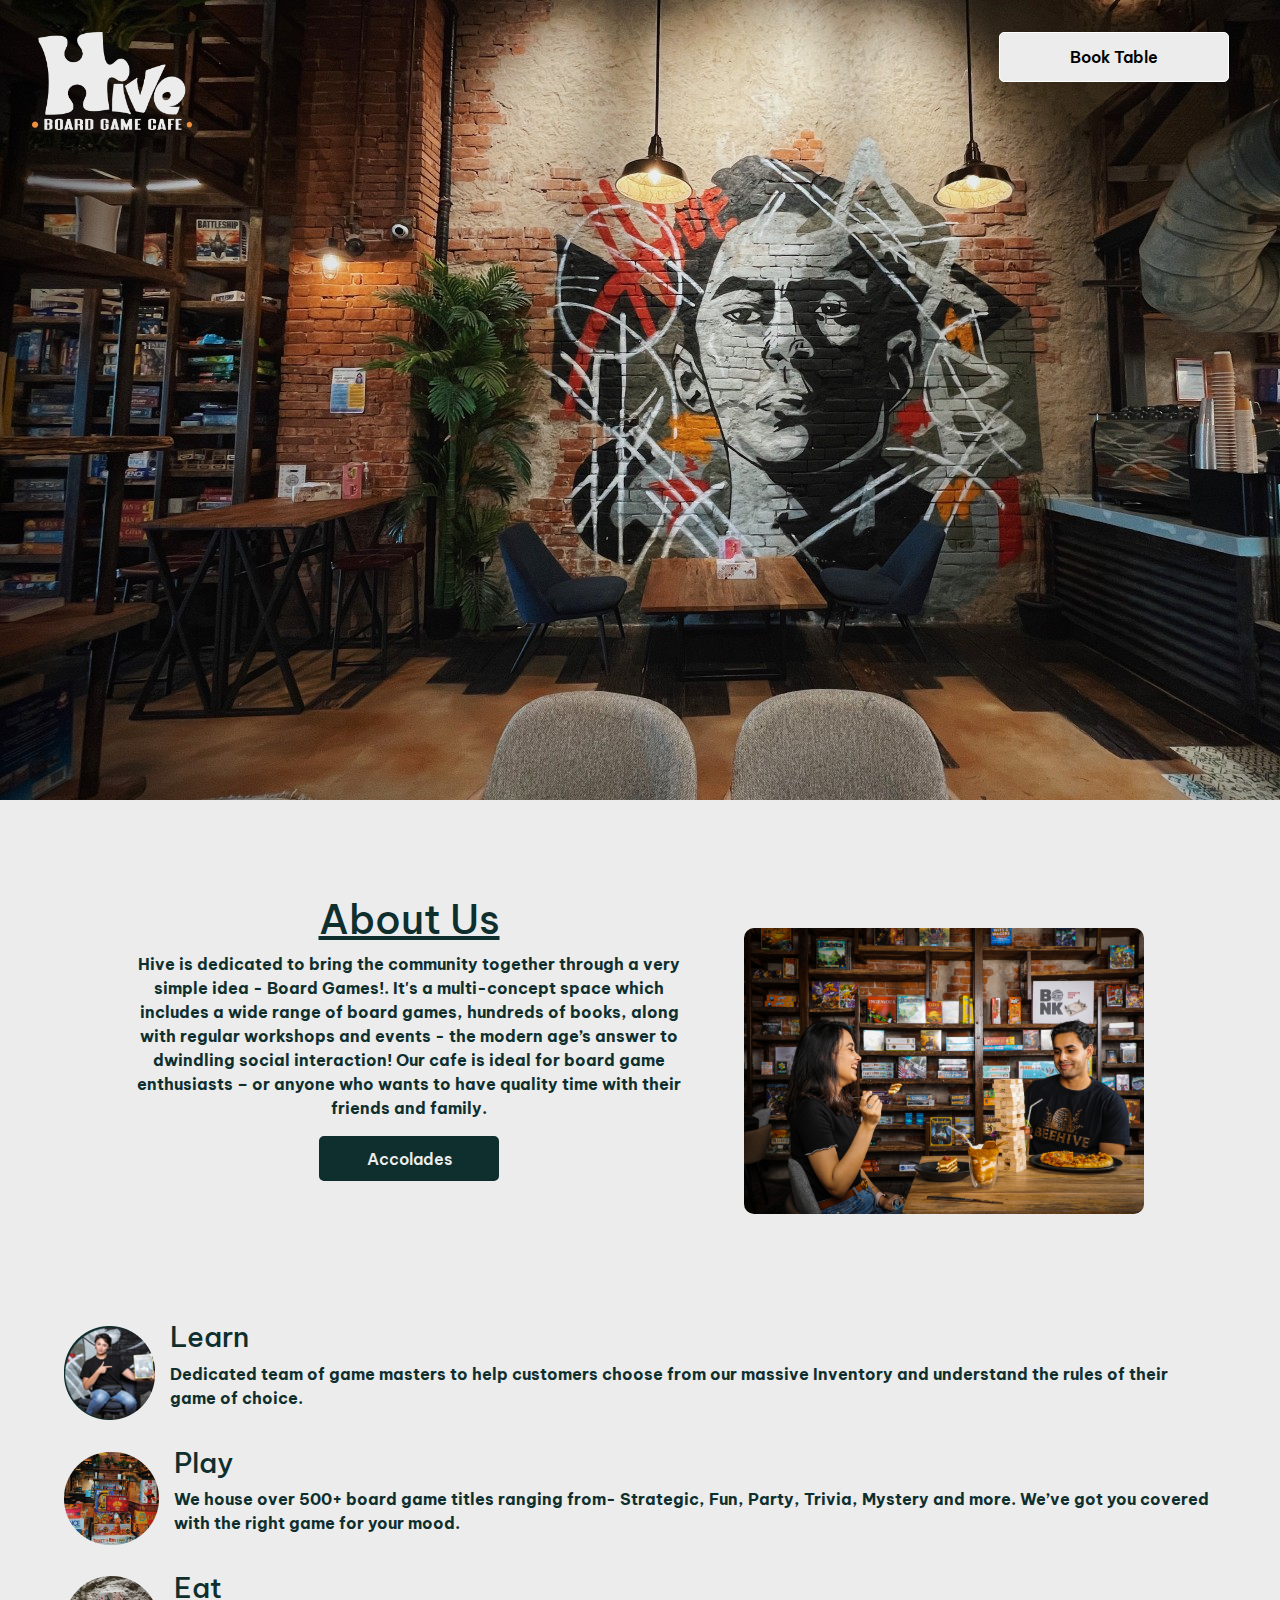
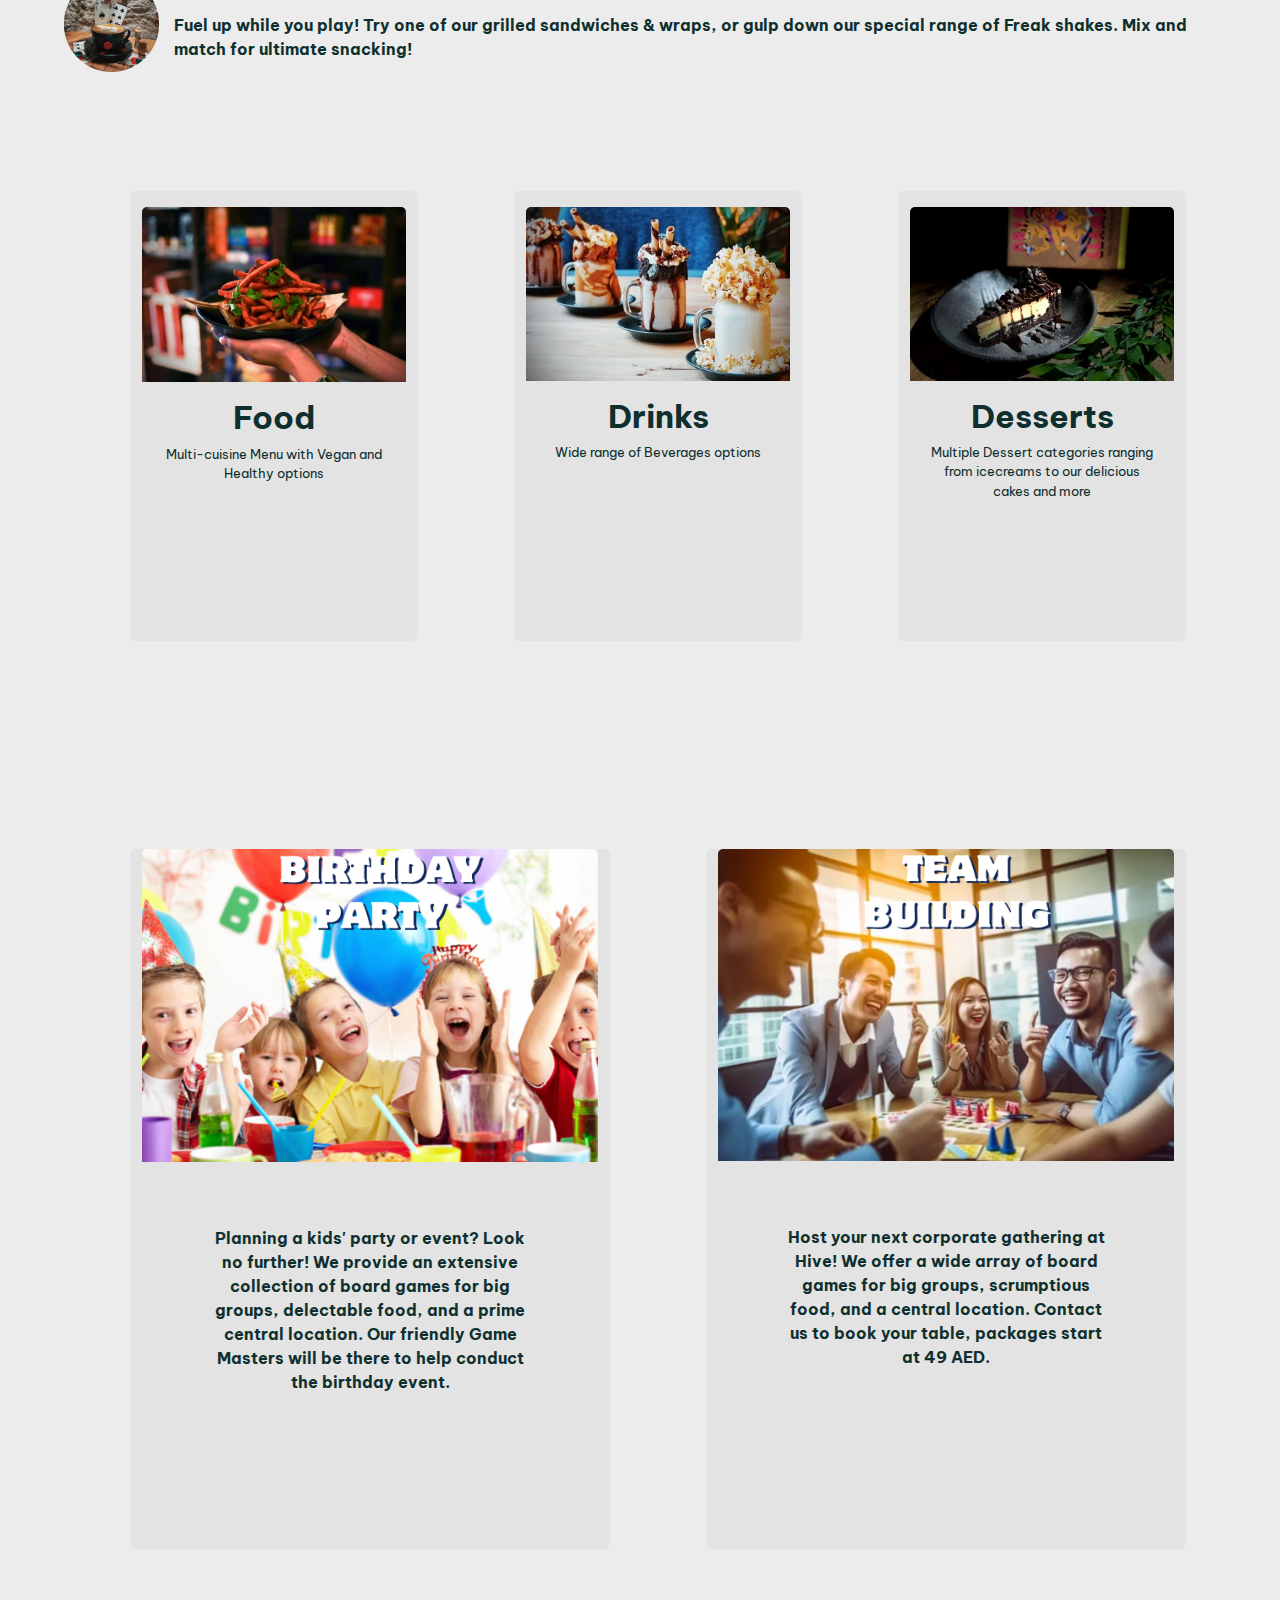
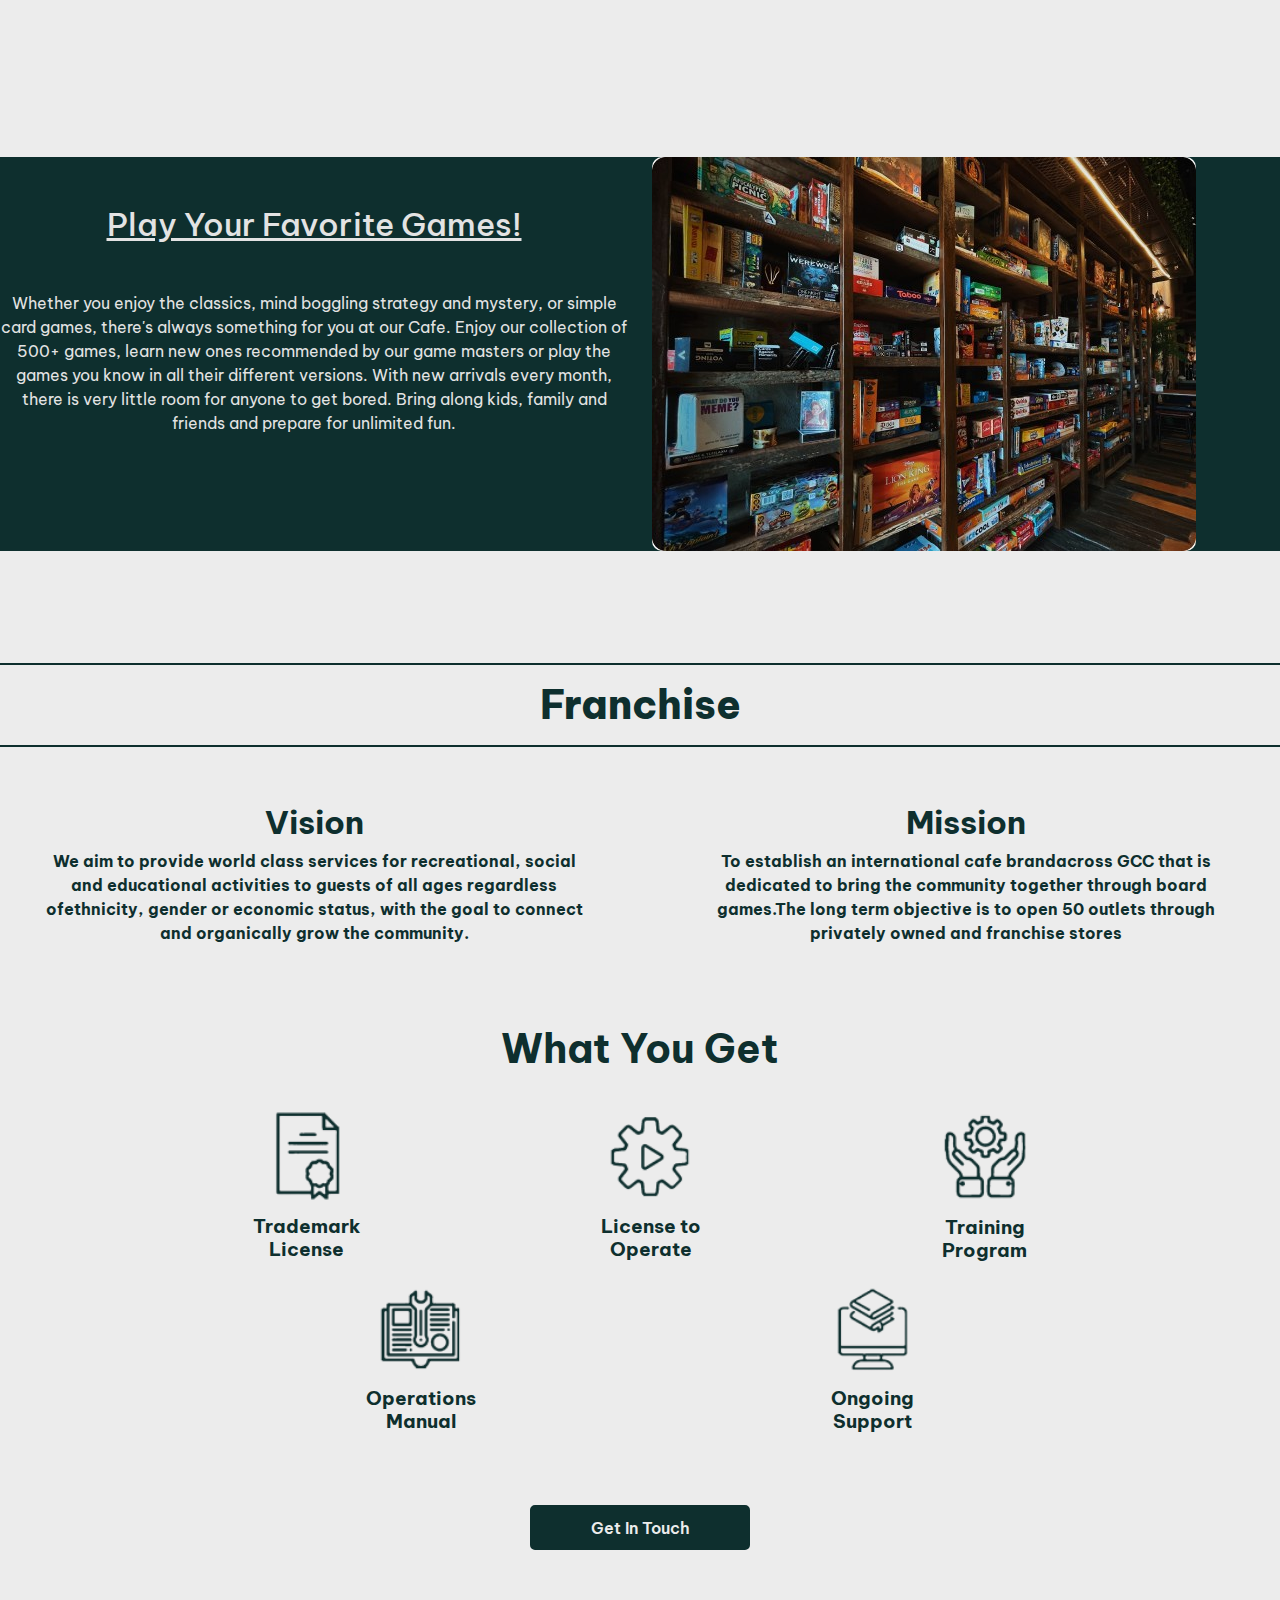
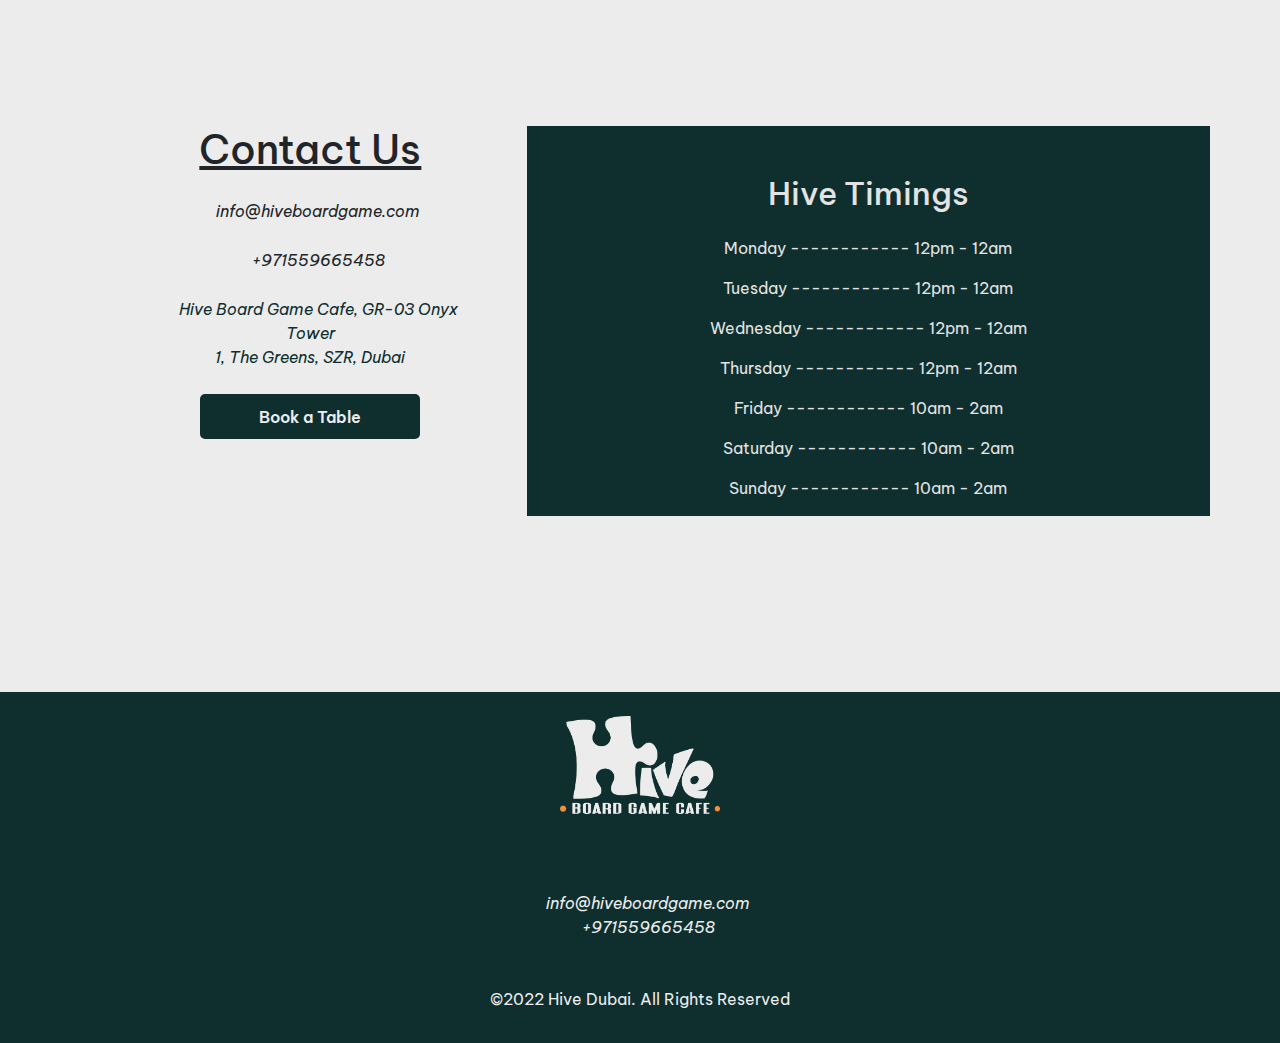
<file: index.html>
<!DOCTYPE html>
<html lang="en">
<head>
    <meta charset="UTF-8">
    <meta name="viewport" content="width=device-width, initial-scale=1.0">
    <title>Hive</title>
    <link rel="icon" href="./images/hive-logo-icon.png" type="image/icon type">
    <link rel="stylesheet" href="./style.css">
    <link href="https://cdn.jsdelivr.net/npm/bootstrap@5.3.3/dist/css/bootstrap.min.css" rel="stylesheet" integrity="sha384-QWTKZyjpPEjISv5WaRU9OFeRpok6YctnYmDr5pNlyT2bRjXh0JMhjY6hW+ALEwIH" crossorigin="anonymous">
    <link rel="stylesheet" href="https://cdnjs.cloudflare.com/ajax/libs/font-awesome/6.5.1/css/all.min.css" integrity="sha512-DTOQO9RWCH3ppGqcWaEA1BIZOC6xxalwEsw9c2QQeAIftl+Vegovlnee1c9QX4TctnWMn13TZye+giMm8e2LwA==" crossorigin="anonymous" referrerpolicy="no-referrer" />
    <link rel="preconnect" href="https://fonts.googleapis.com">
<link rel="preconnect" href="https://fonts.gstatic.com" crossorigin>
<link href="https://fonts.googleapis.com/css2?family=Be+Vietnam+Pro:ital,wght@0,100;0,200;0,300;0,400;0,500;0,600;0,700;0,800;0,900;1,100;1,200;1,300;1,400;1,500;1,600;1,700;1,800;1,900&display=swap" rel="stylesheet">
</head>
<body>
    <div id="root" style="background-color:  #ececec;">
        <!-- home -->
        <div id="home">
            <div class="nav d-flex justify-content-between">
                <div class="logo mb-5"><img style="width: 160px;" src="./images/hive-logo.png" alt=""></div>
                <div class="nav-button mb-5">
                    <a href="https://www.zomato.com/dubai/hive-board-game-cafe-the-greens/book" target="_blank"><button>Book Table</button></a>
                    <div class="icons">
                        <a href="https://www.instagram.com/hiveboardgamecafe/" target="_blank"><i class="fa-brands fa-instagram"></i></a>
                        <a href="https://www.tiktok.com/@hiveboardgamecafe?lang=en" target="_blank"><i class="fa-brands fa-tiktok"></i></a>
                        <a href="https://www.facebook.com/hiveboardgamecafe/"><i class="fa-brands fa-facebook"></i></a>
                    </div>
                </div>
            </div>
    
        </div>
        <!-- about -->
        <div id="about">
            <div class="about-page mt-5">
                <div class="container d-lg-flex justify-content-evenly">
                    <div class="row1 col-lg-6 justify-content-center mt-5 me-5 ms-5">
                        <h1 class="about-head" style="text-align: center;"><u>About Us</u></h1>
                        <p style="text-align: center;">Hive is dedicated to bring the community together through a very simple idea - Board Games!. I​t's a multi-concept space which includes a wide range of board games, hundreds of books, along with regular workshops and events - t​he modern age’s answer to dwindling social interaction! Our cafe is ideal for board game enthusiasts – or anyone who wants to have quality time with their friends and family.</p>
                        <div class="Accolades" style="text-align: center;">
                            <a href="./accolades.html"><button>Accolades</button></a>
                        </div>
                    </div>
                    <div class=" row2 col-lg-6 justify-content-center mt-5 ms-2" style=" padding-right: 2rem; padding-top: 2rem;">
                        <img  style="border-radius: 10px; width: 400px;" src="./images/about-pic.png" alt="">
                    </div>
        
                </div>
    
                <div style="padding-left: 4rem; padding-right: 4rem; padding-top: 6rem;" class="row justify-content-center">
                    <div class="about-bottom">
                        <div class="about-lpe">
                            <div class="about-lpe-pic">
                                <img src="./images/learn-pic-1.png" alt="">
                            </div>
                            <div class="about-lpe-info">
                                <h3>Learn</h3>
                                <p>Dedicated team of game masters to help customers choose from our massive Inventory and understand the rules of their game of choice.</p>
                            </div>
        
                        </div>
                        <div class="about-lpe">
                            <div class="about-lpe-pic">
                                <img src="./images/play-pic.png" alt="">
                            </div>
                            <div class="about-lpe-info">
                                <h3>Play</h3>
                                <p>We house over 500+ board game titles ranging from- Strategic, Fun, Party, Trivia, Mystery and more. We’ve got you covered with the right game for your mood.</p>
                            </div>
        
                        </div>
                        <div class="about-lpe">
                            <div class="about-lpe-pic">
                                <img src="./images/eat-pic.png" alt="">
                            </div>
                            <div class="about-lpe-info">
                                <h3>Eat</h3>
                                <p>Fuel up while you play! Try one of our grilled sandwiches & wraps, or gulp down our special range of Freak shakes. Mix and match for ultimate snacking!</p>
                            </div>
        
                        </div>
        
                    </div>
        
                </div>
            </div>
        </div>
        <!-- cards-food -->
        <div class="food-cards">
            <div class="container d-lg-flex justify-content-evenly">
                <a href="./food.html">
                    <div class="row justify-content-center ms-5 me-5">
                        <div class="card pt-3 mb-5 border-0" style="width: 18rem; height: 450px; background-color: #e3e3e3;">
                            <img src="./images/food-pic.jpg" class="card-img-top" alt="...">
                            <div class="card-body text-center">
                              <h5 style="color: #0e2f2e; font-weight: 700;font-size: 2rem;" class="card-title">Food</h5>
                              <p class="card-text" style="font-size: .8rem; color:#0e2f2e ;">Multi-cuisine Menu with Vegan and Healthy options</p>
                            </div>
                          </div>
                      </div>
                </a>
    
                  <a href="./drinks.html">
                      <div class="row justify-content-center ms-5 me-5">
                        <div class="card pt-3 mb-5 border-0" style="width: 18rem; height: 450px; background-color: #e3e3e3;">
                            <img src="./images/drink-pic.jpg" class="card-img-top" alt="...">
                            <div class="card-body text-center">
                              <h5 style="color: #0e2f2e; font-weight: 700;font-size: 2rem;" class="card-title">Drinks</h5>
                              <p class="card-text" style="font-size: .8rem; color:#0e2f2e ;">Wide range of Beverages options</p>
                            </div>
                          </div>
                      </div>
                  </a>
    
                  <a href="./dessert.html">
                      <div class="row justify-content-center ms-5 me-5">
                        <div class="card pt-3 mb-5 border-0" style="width: 18rem; height: 450px; background-color: #e3e3e3;">
                            <img src="./images/desserts-pic.jpg" class="card-img-top" alt="...">
                            <div class="card-body text-center">
                              <h5 style="color: #0e2f2e; font-weight: 700;font-size: 2rem;" class="card-title">Desserts</h5>
                              <p class="card-text" style="font-size: .8rem; color:#0e2f2e ;">Multiple Dessert categories ranging from icecreams to our delicious cakes and more</p>
                            </div>
                          </div>
                      </div>
                  </a>
            </div>
            
        </div>
        <!-- cards-event -->
        <div class="events">
            <div class="container d-lg-flex justify-content-evenly">
                <div class="row justify-content-center ms-5 me-5">
                    <div class="card mb-5 border-0" style="width: 30rem; height: 700px; background-color: #e3e3e3;">
                        <img src="./images/event1.png" class="card-img-top" alt="...">
                        <div class="card-body text-center">
                          <p class="card-text p-5" style="font-weight: 700; color: #0e2f2e;">Planning a kids' party or event? Look no further! We provide an extensive collection of board games for big groups, delectable food, and a prime central location. Our friendly Game Masters will be there to help conduct the birthday event.</p>
                        </div>
                      </div>
                  </div>
    
                  <div class="row justify-content-center ms-5 me-5">
                    <div class="card mb-5 border-0" style="width: 30rem; height: 700px; background-color: #e3e3e3;">
                        <img src="./images/event2.png" class="card-img-top" alt="...">
                        <div class="card-body text-center">
                          <p class="card-text p-5" style="font-weight: 700; color: #0e2f2e;">Host your next corporate gathering at Hive! We offer a wide array of board games for big groups, scrumptious food, and a central location. Contact us to book your table, packages start at 49 AED.</p>
                        </div>
                      </div>
                  </div>
            </div>
        </div>
        <!-- games -->
        <div class="games">
    
            <div class="row justify-content-center" style="background-color: #0e2f2e;">
                <div class="col text-center pt-5">
                    <h2 style="color: #e3e3e3;" class="mb-5"><u>Play Your Favorite Games!</u></h2>
                    <p style="color: #e3e3e3;" class="mb-5">Whether you enjoy the classics, mind boggling strategy and mystery, or simple card games, there's always something for you at our Cafe. Enjoy our collection of 500+ games, learn new ones recommended by our game masters or play the games you know in all their different versions. With new arrivals every month, there is very little room for anyone to get bored. Bring along kids, family and friends and prepare for unlimited fun.</p>
                </div>
                <div class="col">
                    <img style="border-radius: 10px;" src="./images/games-pic.jpg" alt="">
                </div>
    
            </div>
    
              
        </div>
        <!-- Franchise -->
        <div class="franchise">
            <h1>Franchise</h1>
            <div class="row">
                <div class="col text-center p-5">
                    <h2 style="color: #0e2f2e; font-weight: 700;">Vision</h2>
                    <p style="color: #0e2f2e;font-weight: 700;">We aim to provide world class services for recreational, social and educational activities to guests of all ages regardless ofethnicity, gender or economic status, with the goal to connect and organically grow the community.</p>
                </div>
                <div class="col text-center p-5">
                    <h2 style="color: #0e2f2e; font-weight: 700;">Mission</h2>
                    <p style="color: #0e2f2e;font-weight: 700;">To establish an international cafe brandacross GCC that is dedicated to bring the community together through board games.The long term objective is to open 50 outlets through privately owned and franchise stores</p>
                </div>
            </div>
            <h1 style="color: #0e2f2e;font-weight: 700; text-align: center; border: none;">What You Get</h1>
    
            <div class="container d-flex justify-content-evenly">
                <div class="row justify-content-center">
                    <img style="width: 140px;" src="./images/trade-mark.png" alt="">
                    <h5 style="text-align: center; color: #0e2f2e; font-weight: 700;font-size: 1.2rem;">Trademark <br> License</h5>
                </div>
                <div class="row justify-content-center">
                    <img style="width: 140px;" src="./images/license.png" alt="">
                    <h5 style="text-align: center; color: #0e2f2e; font-weight: 700;font-size: 1.2rem;">License to <br> Operate</h5>
                </div>
                <div class="row justify-content-center">
                    <img style="width: 140px;" src="./images/training-pgm.png" alt="">
                    <h5 style="text-align: center; color: #0e2f2e; font-weight: 700;font-size: 1.2rem;">Training <br> Program</h5>
                </div>
            </div>
            <div class="container d-flex justify-content-evenly">
                    
                    <div class="row justify-content-center">
                        <img style="width: 140px;" src="./images/operations-manual.png" alt="">
                        <h5 style="text-align: center; color: #0e2f2e; font-weight: 700;font-size: 1.2rem;">Operations <br> Manual</h5>
                    </div>
                    <div class="row justify-content-center">
                        <img style="width: 140px;" src="./images/ongoing-support.png" alt="">
                        <h5 style="text-align: center; color: #0e2f2e; font-weight: 700;font-size: 1.2rem;">Ongoing <br> Support</h5>
                    </div>
            </div>
            
    
            <div class="get-in-touch" style="text-align: center;margin-top: 4rem;">
                <a href="#contact"><button>Get In Touch</button></a>
            </div>
    
        </div>
        <!-- contact us -->
        <div id="contact" style="margin-top: 11rem; margin-bottom: 11rem;">
            <div class="container d-md-flex justify-content-evenly">
                <div class="row justify-content-center text-center me-5 ms-5">
                    <h1 class="mb-4"><u>Contact Us</u></h1>
                    <i class="fa-solid fa-envelope mb-4"><span class="ms-3">info@hiveboardgame.com</span></i>
                    <i class="fa-solid fa-phone mb-4"><span class="ms-3">+971559665458</span></i>
                    <i class="fa-solid fa-location-dot mb-4"><a href="https://www.google.com/maps/place/Hive+Board+Game+Cafe/@25.0970696,55.1682115,18.5z/data=!4m5!3m4!1s0x3e5f6b297cf798b9:0x5bae48ac63fbb98d!8m2!3d25.0973955!4d55.1687924" target="_blank"><span class="ms-3">Hive Board Game Cafe, GR-03 Onyx Tower <br> 1, The Greens, SZR, Dubai</span></a></i>
                    <div class="contact-button mb-4">
                        <a href="https://www.zomato.com/dubai/hive-board-game-cafe-the-greens/book" target="_blank"><button>Book a Table</button></a>
                        <div class="contact-icons mt-3">
                            <a href="https://www.instagram.com/hiveboardgamecafe/" target="_blank"><i class="fa-brands fa-instagram"></i></a>
                            <a href="https://www.tiktok.com/@hiveboardgamecafe?lang=en" target="_blank"><i class="fa-brands fa-tiktok"></i></a>
                            <a href="https://www.facebook.com/hiveboardgamecafe/" target="_blank"><i class="fa-brands fa-facebook"></i></a>
                        </div>
                    </div>
    
                </div>
                <div class="row justify-content-center text-center" style="background-color: #0e2f2e; color: #e3e3e3;">
                    <h2 class="mb-4 mt-5">Hive Timings</h2>
                    <p>Monday
                        ------------
                        12pm - 12am</p>
                        <p>Tuesday
                            ------------
                            12pm - 12am</p>
                            <p>Wednesday
                                ------------
                                12pm - 12am</p>
                                <p>Thursday
                                    ------------
                                    12pm - 12am</p>
                                    <p>Friday
                                        ------------
                                        10am - 2am</p>
                                        <p>Saturday
                                            ------------
                                            10am - 2am</p>
                                            <p>Sunday
                                                ------------
                                                10am - 2am</p>
    
                </div>
            </div>    
        </div>
        <!-- footer -->
        <footer>
            <img class="mt-4" style="width: 160px; ;" src="./images/hive-logo.png" alt="">
            <div class="footer-icons mt-3 mb-4">
                <a href="https://www.instagram.com/hiveboardgamecafe/" target="_blank"><i class="fa-brands fa-instagram"></i></a>
                <a href="https://www.tiktok.com/@hiveboardgamecafe?lang=en" target="_blank"><i class="fa-brands fa-tiktok"></i></a>
                <a href="https://www.facebook.com/hiveboardgamecafe/" target="_blank"><i class="fa-brands fa-facebook"></i></a>
            </div>
            <i class="fa-solid fa-envelope mb-4"><span class="ms-3">info@hiveboardgame.com</span></i> <br>
            <i class="fa-solid fa-phone mb-4"><span class="ms-3">+971559665458</span></i>
    
            <p class="mt-5">&copy;2022 Hive Dubai. All Rights Reserved</p>
    
        </footer>
    </div>
    
</body>
<script src="https://cdn.jsdelivr.net/npm/bootstrap@5.3.3/dist/js/bootstrap.bundle.min.js" integrity="sha384-YvpcrYf0tY3lHB60NNkmXc5s9fDVZLESaAA55NDzOxhy9GkcIdslK1eN7N6jIeHz" crossorigin="anonymous"></script>
</html>
</file>
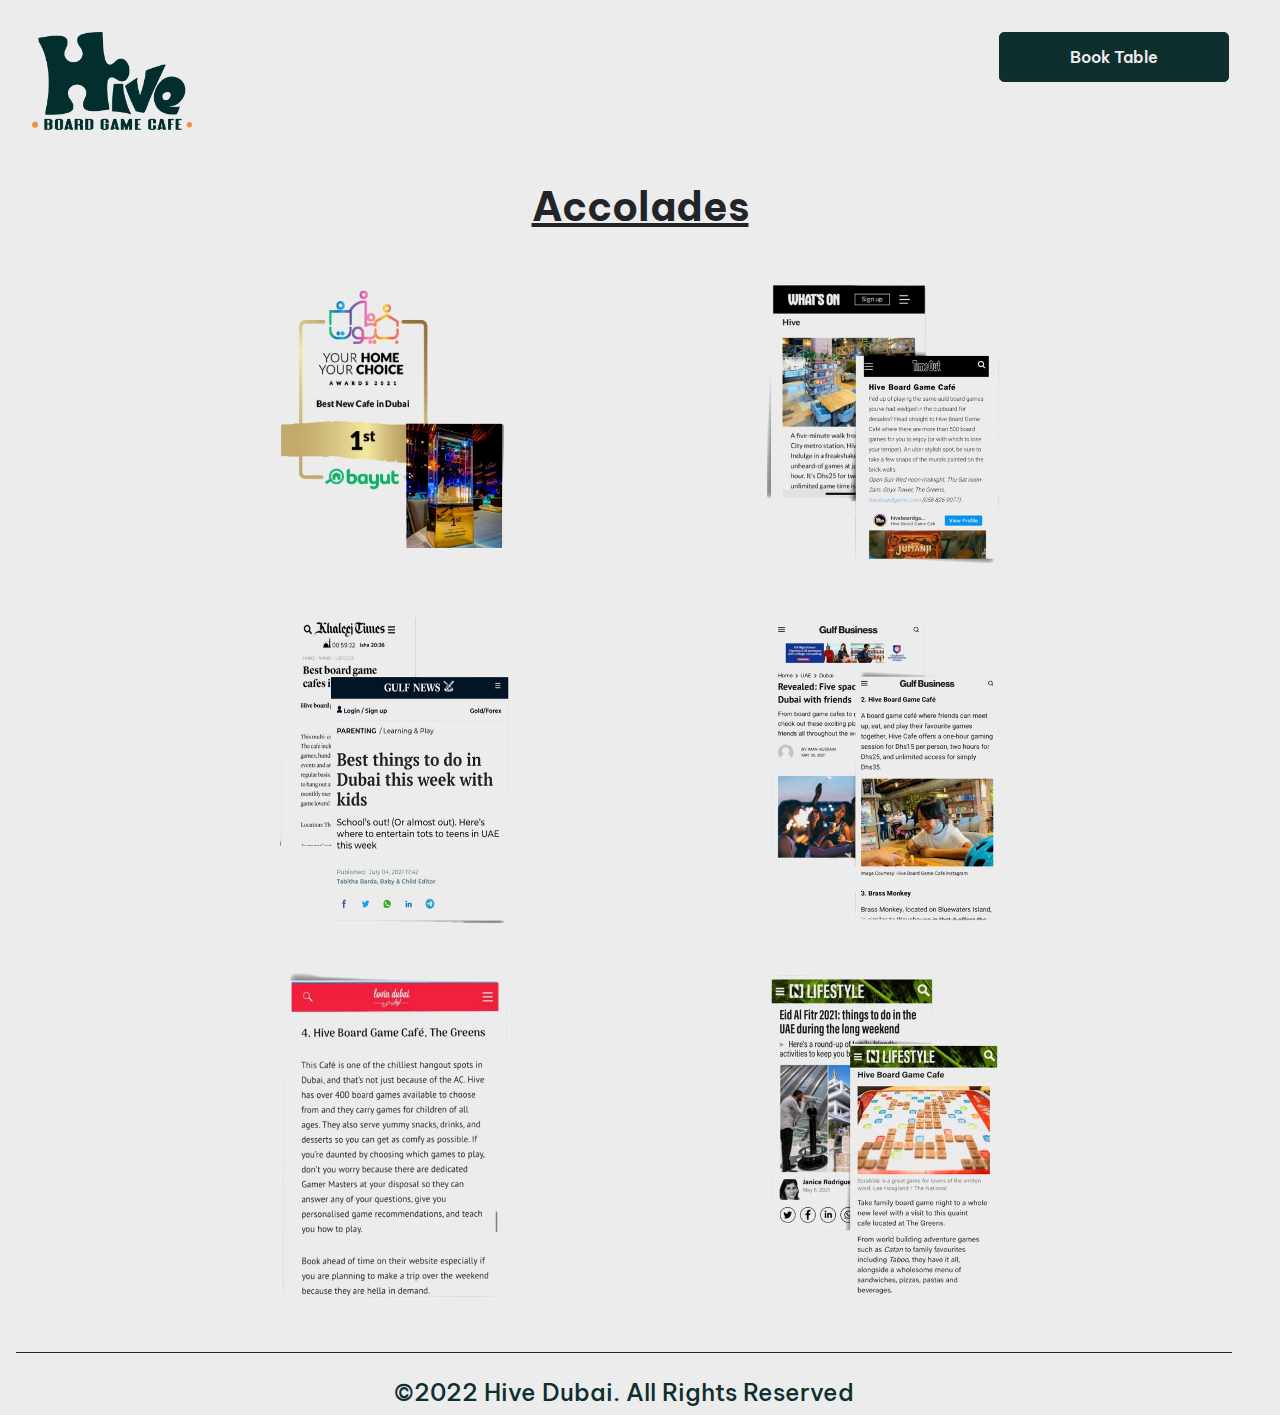
<file: accolades.html>
<!DOCTYPE html>
<html lang="en">
<head>
    <meta charset="UTF-8">
    <meta name="viewport" content="width=device-width, initial-scale=1.0">
    <title>Hive</title>
    <link rel="icon" href="./images/hive-logo-icon.png" type="image/icon type">

    <link rel="stylesheet" href="./style.css">
    <link href="https://cdn.jsdelivr.net/npm/bootstrap@5.3.3/dist/css/bootstrap.min.css" rel="stylesheet" integrity="sha384-QWTKZyjpPEjISv5WaRU9OFeRpok6YctnYmDr5pNlyT2bRjXh0JMhjY6hW+ALEwIH" crossorigin="anonymous">
    <link rel="stylesheet" href="https://cdnjs.cloudflare.com/ajax/libs/font-awesome/6.5.1/css/all.min.css" integrity="sha512-DTOQO9RWCH3ppGqcWaEA1BIZOC6xxalwEsw9c2QQeAIftl+Vegovlnee1c9QX4TctnWMn13TZye+giMm8e2LwA==" crossorigin="anonymous" referrerpolicy="no-referrer" />
    <link rel="preconnect" href="https://fonts.googleapis.com">
<link rel="preconnect" href="https://fonts.gstatic.com" crossorigin>
<link href="https://fonts.googleapis.com/css2?family=Be+Vietnam+Pro:ital,wght@0,100;0,200;0,300;0,400;0,500;0,600;0,700;0,800;0,900;1,100;1,200;1,300;1,400;1,500;1,600;1,700;1,800;1,900&display=swap" rel="stylesheet">
</head>
<body>
    <div id="root" style="background-color:  #ececec;">

        <div class="nav d-flex justify-content-between">
            <div class="logo mb-5"><a href="./index.html"><img style="width: 160px;" src="./images/hivelogo-green.png" alt=""></a></div>
            <div class="accolade-nav-button mb-5">
                <a href="https://www.zomato.com/dubai/hive-board-game-cafe-the-greens/book" target="_blank"><button>Book Table</button></a>
                <div class="accolade-nav-icons">
                    <a href="https://www.instagram.com/hiveboardgamecafe/" target="_blank"><i class="fa-brands fa-instagram"></i></a>
                    <a href="https://www.tiktok.com/@hiveboardgamecafe?lang=en" target="_blank"><i class="fa-brands fa-tiktok"></i></a>
                    <a href="https://www.facebook.com/hiveboardgamecafe/"><i class="fa-brands fa-facebook"></i></a>
                </div>
            </div>
        </div>


        
                <h1 style="font-size: 2.5rem; font-weight: 700;" class="mb-5 text-center"><u>Accolades</u></h1>

                <div class="container d-flex justify-content-evenly mt-5 mb-5 ">
                    <div  class="row justify-content-center zoom-container me-5 ms-5 ">
                        <img class="zoom-img" style="width: 260px;" src="./images/accolades1-removebg-preview.png" alt="">
                    </div>
                    <div  class="row justify-content-center zoom-container me-5  ms-5">
                        <img class="zoom-img" style="width: 260px;" src="./images/accolades2-removebg-preview.png" alt="">
                    </div>
                </div>
                <div class="container d-flex justify-content-evenly mt-5 mb-5">
                    <div  class="row justify-content-center zoom-container  me-5  ms-5">
                        <img class="zoom-img" style="width: 260px;" src="./images/accolades3-removebg-preview.png" alt="">
                    </div>
                    <div  class="row justify-content-center zoom-container me-5  ms-5">
                        <img class="zoom-img" style="width: 260px;" src="./images/accolades4-removebg-preview.png" alt="">
                    </div>
                </div>
                <div class="container d-flex justify-content-evenly mt-5 mb-5">
                    <div  class="row justify-content-center zoom-container me-5  ms-5">
                        <img class="zoom-img" style="width: 260px;" src="./images/accolades5-removebg-preview.png" alt="">
                    </div>
                    <div  class="row justify-content-center zoom-container me-5  ms-5">
                        <img class="zoom-img" style="width: 260px;" src="./images/accolades6-removebg-preview.png" alt="">
                    </div>
                </div>

                <div class="accolade-bottom">
                    <h4 style="color:#0e2f2e;">&copy;2022 Hive Dubai. All Rights Reserved</h4>
                </div>
    
    </div>
    
</body>
<script src="https://cdn.jsdelivr.net/npm/bootstrap@5.3.3/dist/js/bootstrap.bundle.min.js" integrity="sha384-YvpcrYf0tY3lHB60NNkmXc5s9fDVZLESaAA55NDzOxhy9GkcIdslK1eN7N6jIeHz" crossorigin="anonymous"></script>

</html>
</file>
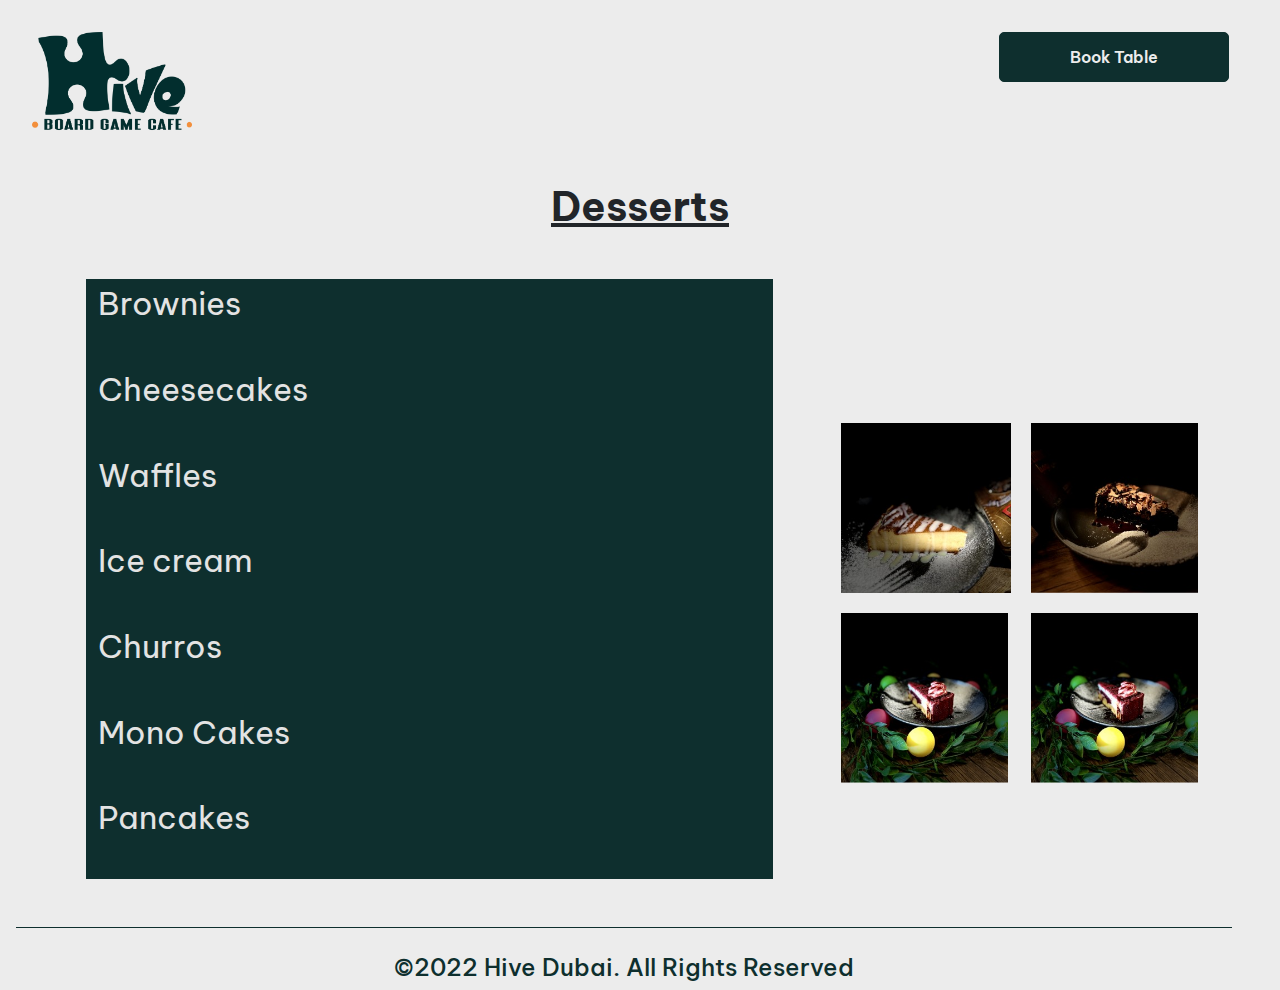
<file: dessert.html>
<!DOCTYPE html>
<html lang="en">

<head>
    <meta charset="UTF-8">
    <meta name="viewport" content="width=device-width, initial-scale=1.0">
    <title>Hive</title>
    <link rel="icon" href="./images/hive-logo-icon.png" type="image/icon type">

    <link rel="stylesheet" href="./style.css">
    <link href="https://cdn.jsdelivr.net/npm/bootstrap@5.3.3/dist/css/bootstrap.min.css" rel="stylesheet"
        integrity="sha384-QWTKZyjpPEjISv5WaRU9OFeRpok6YctnYmDr5pNlyT2bRjXh0JMhjY6hW+ALEwIH" crossorigin="anonymous">
    <link rel="stylesheet" href="https://cdnjs.cloudflare.com/ajax/libs/font-awesome/6.5.1/css/all.min.css"
        integrity="sha512-DTOQO9RWCH3ppGqcWaEA1BIZOC6xxalwEsw9c2QQeAIftl+Vegovlnee1c9QX4TctnWMn13TZye+giMm8e2LwA=="
        crossorigin="anonymous" referrerpolicy="no-referrer" />
    <link rel="preconnect" href="https://fonts.googleapis.com">
    <link rel="preconnect" href="https://fonts.gstatic.com" crossorigin>
    <link
        href="https://fonts.googleapis.com/css2?family=Be+Vietnam+Pro:ital,wght@0,100;0,200;0,300;0,400;0,500;0,600;0,700;0,800;0,900;1,100;1,200;1,300;1,400;1,500;1,600;1,700;1,800;1,900&display=swap"
        rel="stylesheet">
</head>

<body>

    <div id="root" style="background-color:  #ececec;">

        <div class="nav d-flex justify-content-between">
            <div class="logo mb-5"><a href="./index.html"><img style="width: 160px;" src="./images/hivelogo-green.png"
                        alt=""></a></div>
            <div class="accolade-nav-button mb-5">
                <a href="https://www.zomato.com/dubai/hive-board-game-cafe-the-greens/book" target="_blank"><button>Book
                        Table</button></a>
                <div class="accolade-nav-icons">
                    <a href="https://www.instagram.com/hiveboardgamecafe/" target="_blank"><i
                            class="fa-brands fa-instagram"></i></a>
                    <a href="https://www.tiktok.com/@hiveboardgamecafe?lang=en" target="_blank"><i class="fa-brands fa-tiktok"></i></a>
                    <a href="https://www.facebook.com/hiveboardgamecafe/"><i class="fa-brands fa-facebook"></i></a>
                </div>
            </div>
        </div>

        <h1 style="font-size: 2.5rem; font-weight: 700;" class="mb-5 text-center"><u>Desserts</u></h1>

        <div class="container d-md-flex justify-content-evenly">
            <div class="row justify-content-center text-left me-5 ms-1 mb-5"
                style="background-color: #0e2f2e; color: #e3e3e3;font-size: 2rem;">
                <!-- <h2 class="mb-4 mt-5">Hive Timings</h2> -->
                <p>Brownies</p>
                <p>Cheesecakes</p>
                <p>Waffles</p>
                <p>Ice cream</p>
                <p>Churros</p>
                <p>Mono Cakes</p>
                <p>Pancakes</p>


            </div>
            <div class="row justify-content-center text-center ms-2">
                <div class="foodcard-img">
                    <img src="./images/dessert1.d075f2a19834fed2ce50.jpg" alt="">
                    <img src="./images/dessert2.c159a8436b67835a928c.jpg" alt="">
                    <img src="./images/dessert3.28f4f1921955cf783637.jpg" alt="">
                    <img src="./images/dessert3.28f4f1921955cf783637.jpg" alt="">

                </div>

            </div>
        </div>

        <div class="accolade-bottom">
            <h4 style="color:#0e2f2e;">&copy;2022 Hive Dubai. All Rights Reserved</h4>
        </div>


    </div>


</body>
<script src="https://cdn.jsdelivr.net/npm/bootstrap@5.3.3/dist/js/bootstrap.bundle.min.js"
    integrity="sha384-YvpcrYf0tY3lHB60NNkmXc5s9fDVZLESaAA55NDzOxhy9GkcIdslK1eN7N6jIeHz"
    crossorigin="anonymous"></script>

</html>
</file>
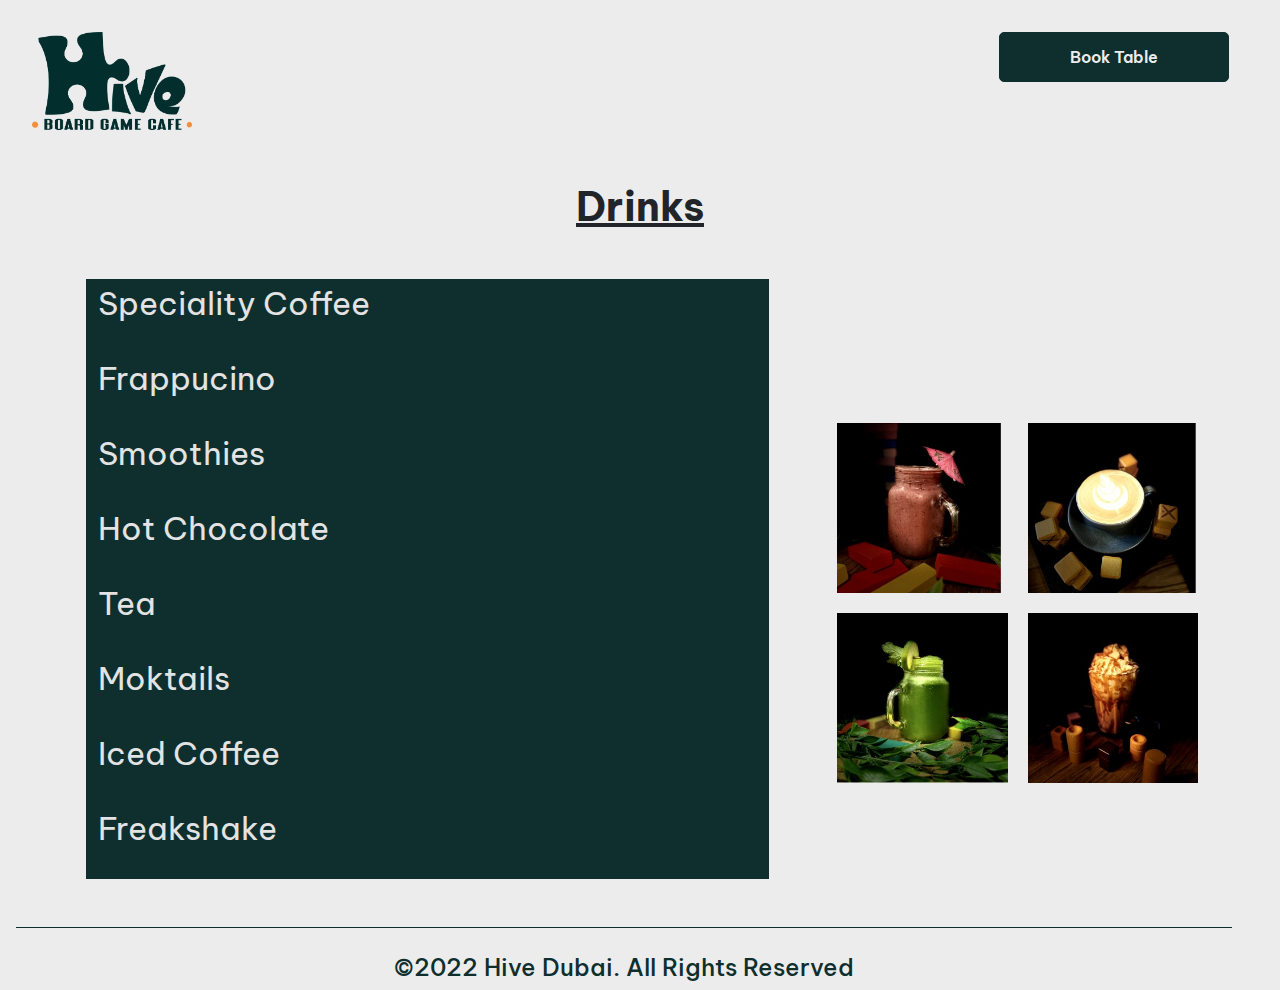
<file: drinks.html>
<!DOCTYPE html>
<html lang="en">

<head>
    <meta charset="UTF-8">
    <meta name="viewport" content="width=device-width, initial-scale=1.0">
    <title>Hive</title>
    <link rel="icon" href="./images/hive-logo-icon.png" type="image/icon type">

    <link rel="stylesheet" href="./style.css">
    <link href="https://cdn.jsdelivr.net/npm/bootstrap@5.3.3/dist/css/bootstrap.min.css" rel="stylesheet"
        integrity="sha384-QWTKZyjpPEjISv5WaRU9OFeRpok6YctnYmDr5pNlyT2bRjXh0JMhjY6hW+ALEwIH" crossorigin="anonymous">
    <link rel="stylesheet" href="https://cdnjs.cloudflare.com/ajax/libs/font-awesome/6.5.1/css/all.min.css"
        integrity="sha512-DTOQO9RWCH3ppGqcWaEA1BIZOC6xxalwEsw9c2QQeAIftl+Vegovlnee1c9QX4TctnWMn13TZye+giMm8e2LwA=="
        crossorigin="anonymous" referrerpolicy="no-referrer" />
    <link rel="preconnect" href="https://fonts.googleapis.com">
    <link rel="preconnect" href="https://fonts.gstatic.com" crossorigin>
    <link
        href="https://fonts.googleapis.com/css2?family=Be+Vietnam+Pro:ital,wght@0,100;0,200;0,300;0,400;0,500;0,600;0,700;0,800;0,900;1,100;1,200;1,300;1,400;1,500;1,600;1,700;1,800;1,900&display=swap"
        rel="stylesheet">
</head>

<body>

    <div id="root" style="background-color:  #ececec;">

        <div class="nav d-flex justify-content-between">
            <div class="logo mb-5"><a href="./index.html"><img style="width: 160px;" src="./images/hivelogo-green.png"
                        alt=""></a></div>
            <div class="accolade-nav-button mb-5">
                <a href="https://www.zomato.com/dubai/hive-board-game-cafe-the-greens/book" target="_blank"><button>Book
                        Table</button></a>
                <div class="accolade-nav-icons">
                    <a href="https://www.instagram.com/hiveboardgamecafe/" target="_blank"><i
                            class="fa-brands fa-instagram"></i></a>
                    <a href="https://www.tiktok.com/@hiveboardgamecafe?lang=en" target="_blank"><i class="fa-brands fa-tiktok"></i></a>
                    <a href="https://www.facebook.com/hiveboardgamecafe/"><i class="fa-brands fa-facebook"></i></a>
                </div>
            </div>
        </div>

        <h1 style="font-size: 2.5rem; font-weight: 700;" class="mb-5 text-center"><u>Drinks</u></h1>

        <div class="container d-md-flex justify-content-evenly">
            <div class="row justify-content-center text-left me-5 ms-1 mb-5"
                style="background-color: #0e2f2e; color: #e3e3e3;font-size: 2rem;">
                <!-- <h2 class="mb-4 mt-5">Hive Timings</h2> -->
                <p>Speciality Coffee</p>
                <p>Frappucino</p>
                <p>Smoothies</p>
                <p>Hot Chocolate</p>
                <p>Tea</p>
                <p>Moktails</p>
                <p>Iced Coffee</p>
                <p>Freakshake</p>


            </div>
            <div class="row justify-content-center text-center ms-2">
                <div class="foodcard-img">
                    <img src="./images/drink1.d55ffc62dfcdd70239c1.jpg" alt="">
                    <img src="./images/drink2.034f7d3d0273a288b271.jpg" alt="">
                    <img src="./images/drink3.b3755da7c1d5b33d112d.jpg" alt="">
                    <img src="./images/drink4.303ffdc28a0632ddae50.jpg" alt="">

                </div>

            </div>
        </div>

        <div class="accolade-bottom">
            <h4 style="color:#0e2f2e;">&copy;2022 Hive Dubai. All Rights Reserved</h4>
        </div>


    </div>


</body>
<script src="https://cdn.jsdelivr.net/npm/bootstrap@5.3.3/dist/js/bootstrap.bundle.min.js"
    integrity="sha384-YvpcrYf0tY3lHB60NNkmXc5s9fDVZLESaAA55NDzOxhy9GkcIdslK1eN7N6jIeHz"
    crossorigin="anonymous"></script>

</html>
</file>
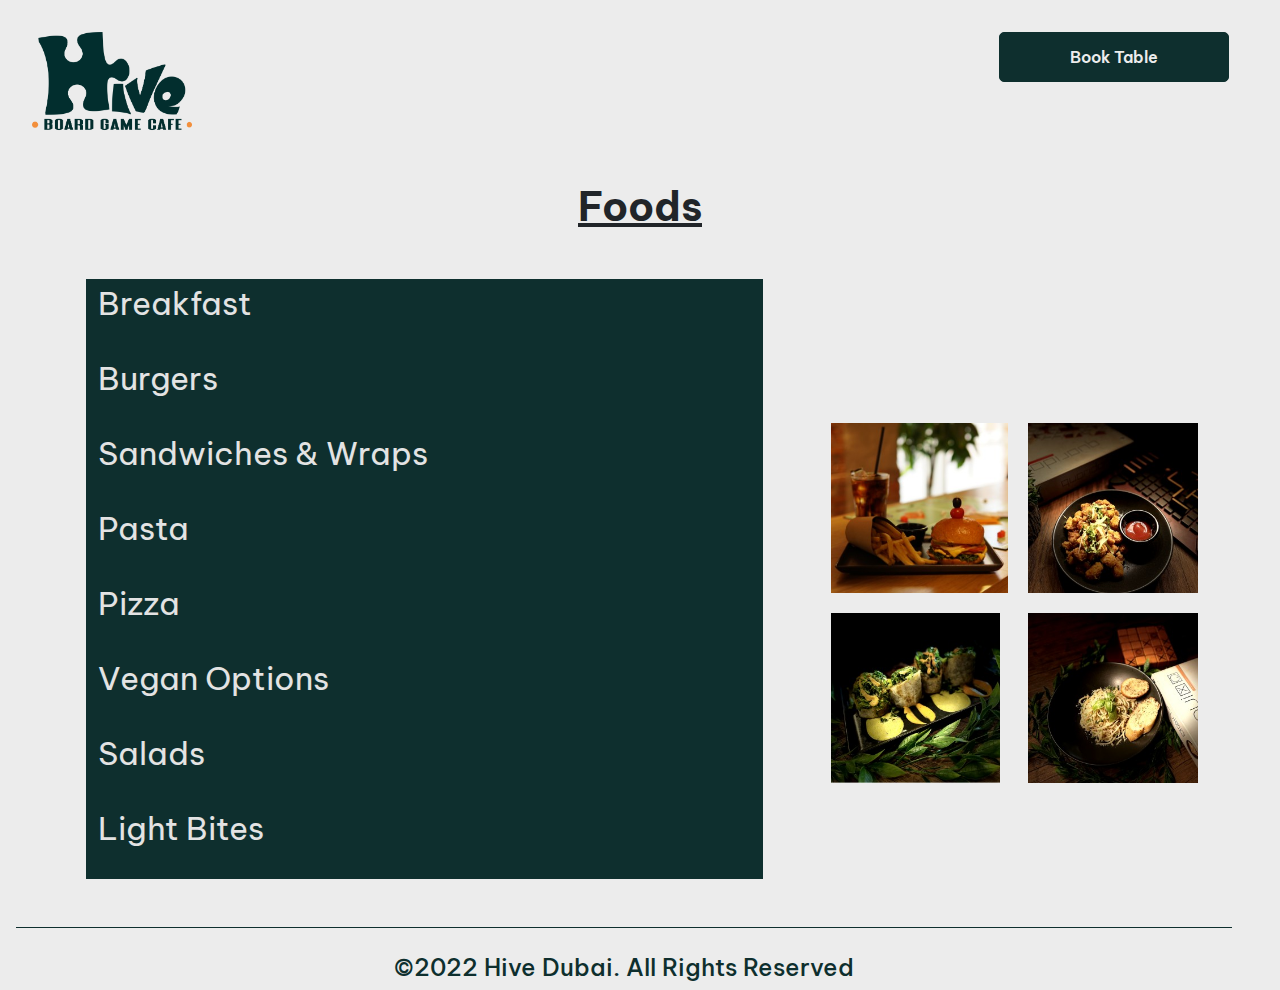
<file: food.html>
<!DOCTYPE html>
<html lang="en">

<head>
    <meta charset="UTF-8">
    <meta name="viewport" content="width=device-width, initial-scale=1.0">
    <title>Hive</title>
    <link rel="icon" href="./images/hive-logo-icon.png" type="image/icon type">

    <link rel="stylesheet" href="./style.css">
    <link href="https://cdn.jsdelivr.net/npm/bootstrap@5.3.3/dist/css/bootstrap.min.css" rel="stylesheet"
        integrity="sha384-QWTKZyjpPEjISv5WaRU9OFeRpok6YctnYmDr5pNlyT2bRjXh0JMhjY6hW+ALEwIH" crossorigin="anonymous">
    <link rel="stylesheet" href="https://cdnjs.cloudflare.com/ajax/libs/font-awesome/6.5.1/css/all.min.css"
        integrity="sha512-DTOQO9RWCH3ppGqcWaEA1BIZOC6xxalwEsw9c2QQeAIftl+Vegovlnee1c9QX4TctnWMn13TZye+giMm8e2LwA=="
        crossorigin="anonymous" referrerpolicy="no-referrer" />
    <link rel="preconnect" href="https://fonts.googleapis.com">
    <link rel="preconnect" href="https://fonts.gstatic.com" crossorigin>
    <link
        href="https://fonts.googleapis.com/css2?family=Be+Vietnam+Pro:ital,wght@0,100;0,200;0,300;0,400;0,500;0,600;0,700;0,800;0,900;1,100;1,200;1,300;1,400;1,500;1,600;1,700;1,800;1,900&display=swap"
        rel="stylesheet">
</head>

<body>

    <div id="root" style="background-color:  #ececec;">

        <div class="nav d-flex justify-content-between">
            <div class="logo mb-5"><a href="./index.html"><img style="width: 160px;" src="./images/hivelogo-green.png"
                        alt=""></a></div>
            <div class="accolade-nav-button mb-5">
                <a href="https://www.zomato.com/dubai/hive-board-game-cafe-the-greens/book" target="_blank"><button>Book
                        Table</button></a>
                <div class="accolade-nav-icons">
                    <a href="https://www.instagram.com/hiveboardgamecafe/" target="_blank"><i
                            class="fa-brands fa-instagram"></i></a>
                    <a href="https://www.tiktok.com/@hiveboardgamecafe?lang=en" target="_blank"><i class="fa-brands fa-tiktok"></i></a>
                    <a href="https://www.facebook.com/hiveboardgamecafe/"><i class="fa-brands fa-facebook"></i></a>
                </div>
            </div>
        </div>

        <h1 style="font-size: 2.5rem; font-weight: 700;" class="mb-5 text-center"><u>Foods</u></h1>

        <div class="container d-md-flex justify-content-evenly">
            <div class="row justify-content-center text-left me-5 ms-1 mb-5" style="background-color: #0e2f2e; color: #e3e3e3;font-size: 2rem;">
                <!-- <h2 class="mb-4 mt-5">Hive Timings</h2> -->
                <p>Breakfast</p>
                <p>Burgers</p>
                <p>Sandwiches & Wraps</p>
                <p>Pasta</p>
                <p>Pizza</p>
                <p>Vegan Options</p>
                <p>Salads</p>
                <p>Light Bites</p>
    
    
            </div>
            <div class="row justify-content-center text-center ms-2">
                <div class="foodcard-img">
                    <img src="./images/food1.40d92dd6a8824bf532bd.jpg" alt="">
                    <img src="./images/food2.9ee1a987f844f0811f9b.jpg" alt="">
                    <img src="./images/food3.a668d03eea97bc56606a.jpg" alt="">
                    <img src="./images/food4.31d95fcc3a6c796b024b.jpg" alt="">

                </div>

            </div>
        </div>

        <div class="accolade-bottom">
            <h4 style="color:#0e2f2e;">&copy;2022 Hive Dubai. All Rights Reserved</h4>
        </div>


    </div>


</body>
<script src="https://cdn.jsdelivr.net/npm/bootstrap@5.3.3/dist/js/bootstrap.bundle.min.js"
    integrity="sha384-YvpcrYf0tY3lHB60NNkmXc5s9fDVZLESaAA55NDzOxhy9GkcIdslK1eN7N6jIeHz"
    crossorigin="anonymous"></script>

</html>
</file>
<file: style.css>
* {
    margin: 0;
    padding: 0;
    font-family: Be Vietnam Pro,sans-serif;
    transition: all .3s ease;
    box-sizing: border-box;
}
body{
    background-color: #ececec;
}
#home {
    width: 100%;
    height: 800px;
    background-image: url(./images/home-banner.jpg);
}

.nav {
    padding-top: 2rem;
}

.logo {
    width: 300px;
    height: auto;
    /* background-color: black; */
    margin-left: 2rem;
}

.nav-button {
    width: 300px;
    height: auto;
    text-align: center;
    margin-right: 1rem;
}

.nav-button button {
    background-color: #ececec;
    border: solid 1px;
    border-color: white;
    border-radius: 5px;
    width: 230px;
    height: 50px;
    color: black;
    padding: 4px 32px;
    text-align: center;
    text-decoration: none;
    display: inline-block;
    font-size: 16px;
    font-weight: 600;
    transition: all .4s ease;
}
.nav-button button:hover{
    background:none;
    color: white;
}
.icons{
    /* position: relative; */
    font-size: 1.8rem;
    display: flex;
    justify-content: center;
    margin-top: 10px;
}
.icons a{
    color:#ececec ;
}
.fa-brands{
    margin-left: 15px;
    margin-right: 15px;
}
.fa-brands {
    transition: transform 0.3s ease;
}

.fa-brands:hover {
    transform: translateX(10px); /* Adjust the value as needed */
}
.row1{
    color: #0e2f2e;
}
.row1 p{
    font-weight: 700;
}
.row1 button{
    background-color: #0e2f2e;
    border: 2px solid #0e2f2e;
    border-radius: 5px;
    color: #ececec;
    cursor: pointer;
    font-weight:600;
    height: 45px;
    width: 180px;
    transition: all .4s ease;
}
.row1 button:hover{
    background: none;
    color: #0e2f2e;
}
.about-bottom{
    width: 600px;
    display: flex;
    flex-flow: column;
    margin: 40px 0;
    color: #0e2f2e;
    /* background-color: bisque; */
}
.about-lpe{
    display: flex;
    margin: 10px 0;
}
.about-lpe-pic{
    align-items: center;
    display: flex;
}
.about-lpe-info{
    display: flex;
    flex-flow: column;
    margin-left: 15px;
    font-weight: 700;
}
.food-cards{
    margin-top: 4rem;
}
.food-cards a{
    text-decoration: none;
}
.card{
    cursor: pointer;
}
.card .card-title:hover{
    text-decoration: underline #0e2f2e ;

}
.events{
    margin-top: 10rem;
}
.games{
    margin-top: 10rem;
    
}
.franchise{
    margin-top: 7rem;
}
.franchise h1{
    color: #0e2f2e;
    border: solid 2px;
    border-color: #0e2f2e;
    text-align: center;
    padding: 1rem ;
    font-weight: 800;
    border-left: none;
    border-right: none;
}
.get-in-touch button{
    background-color: #0e2f2e;
    border: 2px solid #0e2f2e;
    border-radius: 5px;
    color: #ececec;
    cursor: pointer;
    font-weight:600;
    height: 45px;
    width: 220px;
    transition: all .4s ease;

}
.get-in-touch button:hover{
    background-color:#ececec;
    color: #0e2f2e;
}
#contact a{
    text-decoration: none;
    color: #0e2f2e;
}
.contact-button button{
    background-color: #0e2f2e;
    border: 2px solid #0e2f2e;
    border-radius: 5px;
    color: #ececec;
    cursor: pointer;
    font-weight:600;
    height: 45px;
    width: 220px;
    transition: all .4s ease;
}
.contact-button button:hover{
    background-color:#ececec;
    color: #0e2f2e;

}
#contact .contact-icons{
    font-size: 1.5rem;
}
footer{
    background-color: #0e2f2e;
    width: 100%;
    text-align: center;
    color: #ececec;
    padding-bottom: 1rem;
}
.footer-icons a{
    color: #ececec;
    font-size: 1.5rem;
}

.App {
    align-items: center;
    background: #ececec;
    display: flex;
    flex-flow: column;
    min-height: 100vh;
    position: relative;
    width: 100%;
}
.accolades{
    align-items: center;
    display: flex;
    flex-flow: column;
    padding: 15px 0;
    width: 100%;
}
.navbar{
    display: flex;
    justify-content: space-between;
    padding: 0 30px;
    width: 100%;
}
.navbar, .navbar .logo {
    height: 100px;
}
.navbar a{
        color: inherit;
        text-decoration: none;
}
.navbar-right button{
    border-radius: 5px;
    cursor: pointer;
    height: 45px;
    transition: all .4s ease;
    width: 190px;
}
.navbar-right-green button{
    background-color: #0e2f2e;
    border: 1px solid #0e2f2e;
    color: #ececec;
    font-weight: lighter;
}
.navbar-links{
    display: flex;
    justify-content: center;
    margin-top: 10px;
}
.accolade-bottom{
    border-top: 1px solid #0e2f2e;
    display: flex;
    justify-content: center;
    width: 95%;
    padding-top: 25px;
    margin-left: 1rem;
}
.accolade-nav-button{
    width: 300px;
    height: auto;
    text-align: center;
    margin-right: 1rem;

}
.accolade-nav-button button{
    background-color:#0e2f2e;
    border: solid 1px;
    border-color: #0e2f2e;
    border-radius: 5px;
    width: 230px;
    height: 50px;
    color:#ececec;
    padding: 4px 32px;
    text-align: center;
    text-decoration: none;
    display: inline-block;
    font-size: 16px;
    font-weight: 600;
    transition: all .4s ease;
   

}
.accolade-nav-button button:hover{
    background-color: #ececec;
    color: #0e2f2e;
}
.accolade-nav-icons{
    font-size: 1.8rem;
    display: flex;
    justify-content: center;
    margin-top: 10px;
}

.accolade-nav-icons a{
    color: #0e2f2e;

}
.zoom-container {
    overflow: hidden;
  }
  
  .zoom-img {
    transition: transform 0.3s ease-in-out;
    cursor: pointer;
  }
  
  .zoom-container:hover .zoom-img {
    transform: scale(0.9);
  }
  
  .zoom-container:not(:hover) .zoom-img {
    transform: scale(1);
  }
.foodcard-img{
    display: grid;
    row-gap: 20px;
    column-gap: 20px;
    grid-template-columns: 1fr 1fr;
    padding: 9rem;
}









@media screen and (max-width: 1400px){
.accolades__container {
    -webkit-column-gap: 60px;
    column-gap: 60px;
    row-gap: 60px;
}
}

@media screen and (max-width: 1400px){
.accolades__accolade img {
    height: 220px;
}
}

@media screen and (max-width: 1400px){
    .foodcard-img{
        padding-left: 10rem;
        padding-right: 10rem;
    }
.foodcard-img img {
    height: 170px;
}
}

@media (max-width: 651){
    .logo {
        width: 200px;
        height: auto;
        /* background-color: black; */
        margin-left: 1rem;
    }

    .nav-button {
        width: 100px;
        height: auto;
        /* background-color: black; */
        text-align: center;
        margin-right: 0;
    }


}
</file>
